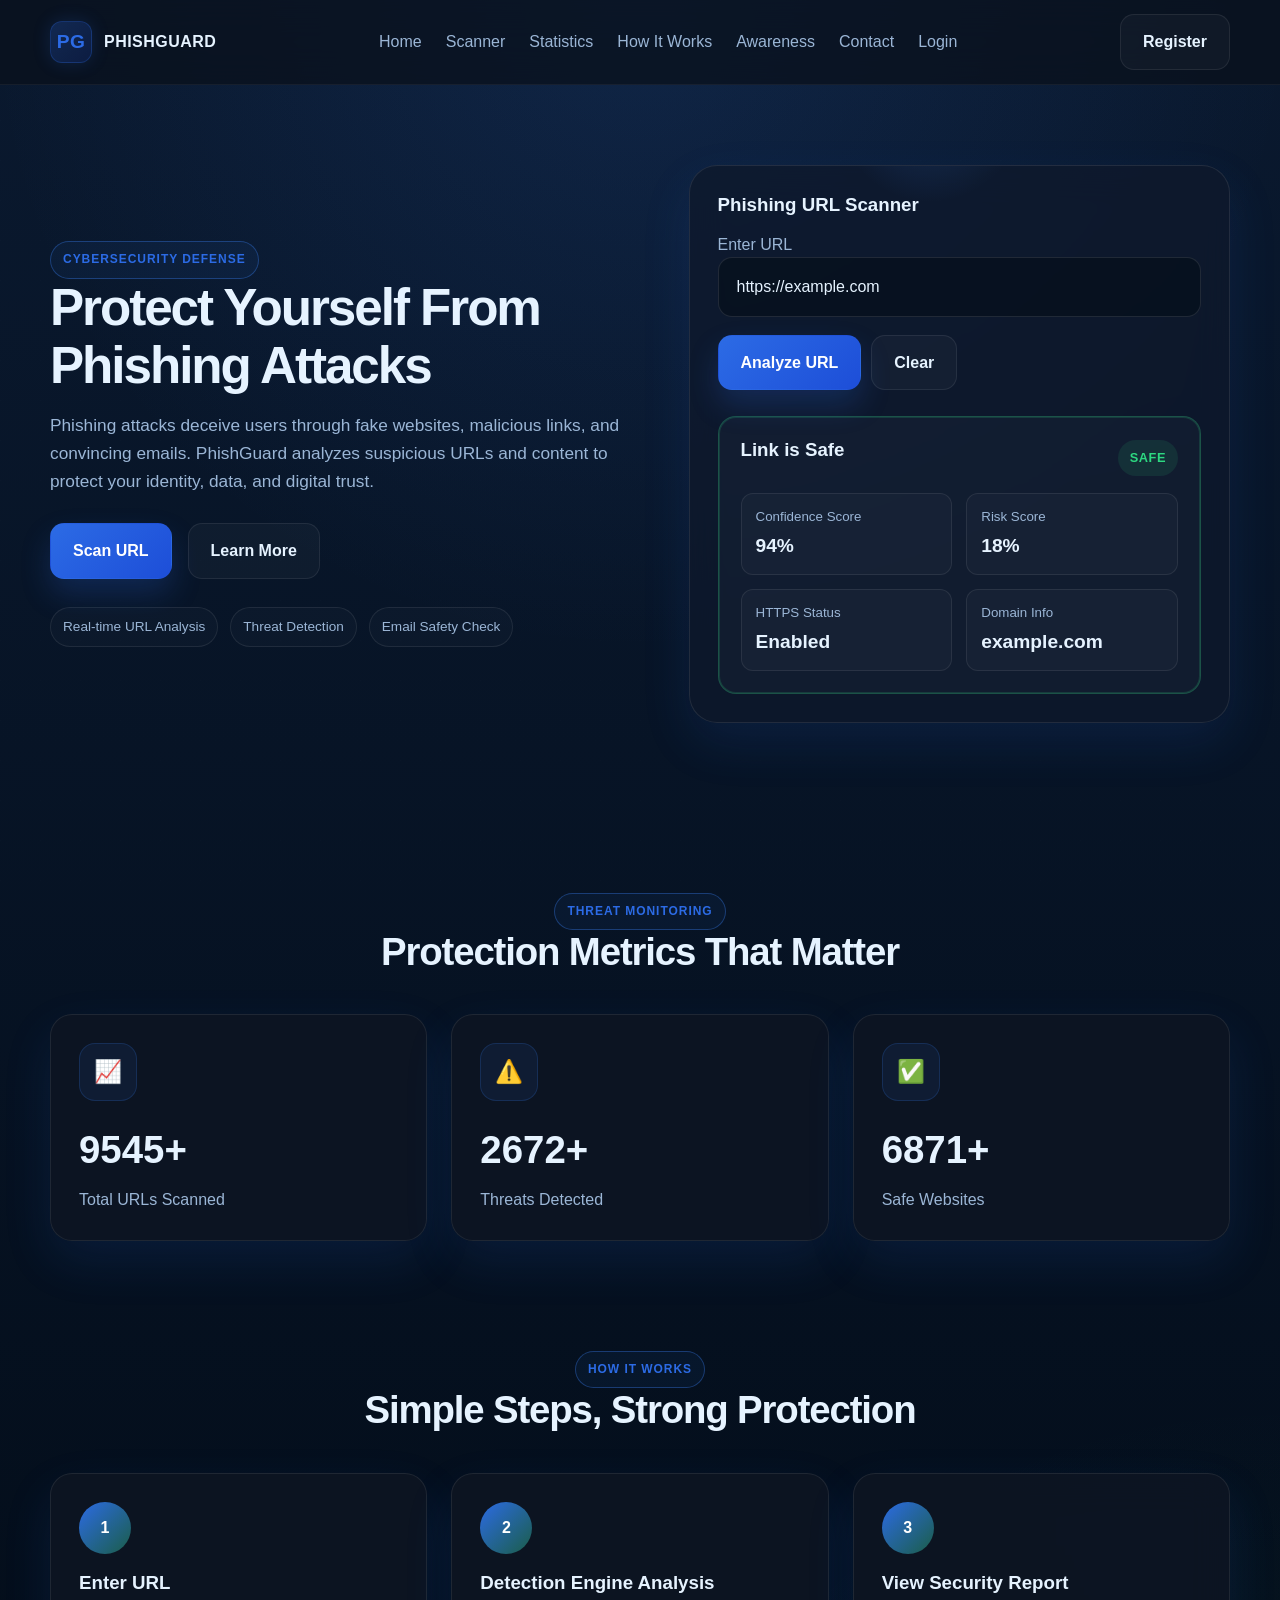
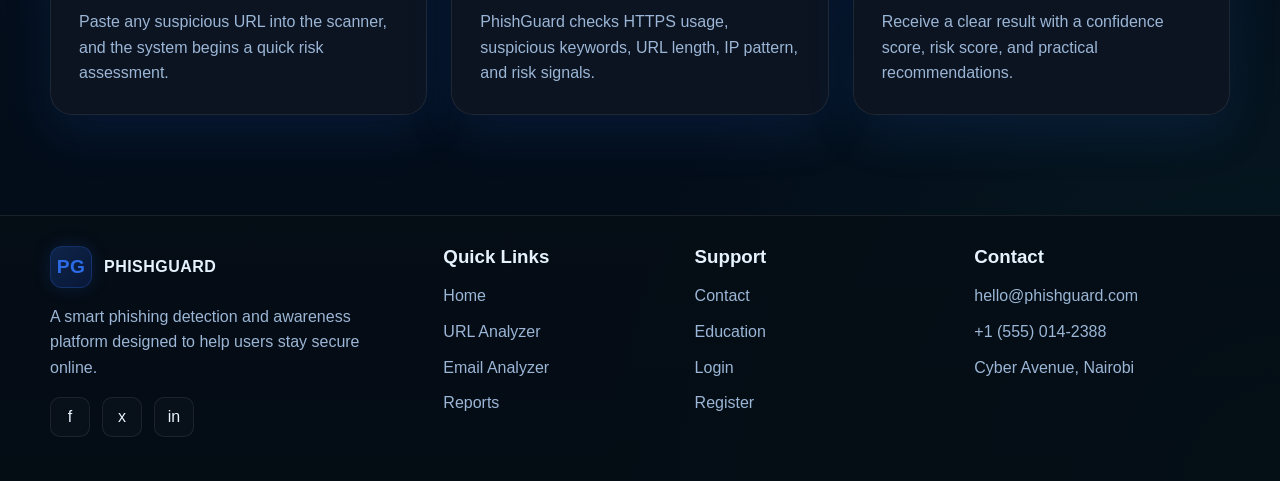
<file: index.html>
<!DOCTYPE html>
<html lang="en">
<head>
  <meta charset="UTF-8" />
  <meta name="viewport" content="width=device-width, initial-scale=1.0" />
  <title>PhishGuard | Protect Yourself From Phishing Attacks</title>
  <meta name="description" content="PhishGuard helps users identify malicious URLs and phishing emails through a modern cybersecurity dashboard." />
  <link rel="stylesheet" href="css/style.css" />
</head>
<body>
  <header class="site-header">
    <div class="container navbar">
      <a href="index.html" class="brand" aria-label="PhishGuard home">
        <span class="brand-mark">PG</span>
        <span>PHISHGUARD</span>
      </a>

      <nav class="nav-links" aria-label="Main navigation">
        <a href="#home">Home</a>
        <a href="#scanner">Scanner</a>
        <a href="#stats">Statistics</a>
        <a href="#how-it-works">How It Works</a>
        <a href="awareness.html">Awareness</a>
        <a href="contact.html">Contact</a>
        <a href="login.html">Login</a>
      </nav>

      <div class="nav-actions">
        <a href="register.html" class="btn btn-ghost">Register</a>
        <button class="mobile-toggle" aria-label="Toggle navigation">☰</button>
      </div>
    </div>
  </header>

  <main>
    <section class="hero" id="home">
      <div class="container hero-grid">
        <div class="hero-copy">
          <span class="eyebrow">Cybersecurity Defense</span>
          <h1>Protect Yourself From Phishing Attacks</h1>
          <p>
            Phishing attacks deceive users through fake websites, malicious links, and convincing emails.
            PhishGuard analyzes suspicious URLs and content to protect your identity, data, and digital trust.
          </p>

          <div class="hero-actions">
            <a href="#scanner" class="btn btn-primary">Scan URL</a>
            <a href="awareness.html" class="btn btn-ghost">Learn More</a>
          </div>

          <div class="hero-badges">
            <span>Real-time URL Analysis</span>
            <span>Threat Detection</span>
            <span>Email Safety Check</span>
          </div>
        </div>

        <div class="scan-panel glass">
          <div class="url-scanner" id="scanner">
            <h3>Phishing URL Scanner</h3>
            <form id="urlScanForm">
              <label for="urlInput" class="muted">Enter URL</label>
              <div class="scan-input-group">
                <input id="urlInput" class="input" type="url" value="https://example.com" placeholder="https://example.com" required />
              </div>
              <div class="scan-input-group">
                <button type="submit" class="btn btn-primary">Analyze URL</button>
                <button type="button" class="btn btn-ghost" data-clear-target="urlInput">Clear</button>
              </div>
            </form>

            <div id="scanResult" class="scan-results visible result-safe" aria-live="polite">
              <div class="result-status">
                <h3>Link is Safe</h3>
                <span class="status-pill status-safe">Safe</span>
              </div>
              <div class="metrics-grid">
                <div class="metric-box">
                  <small>Confidence Score</small>
                  <strong>94%</strong>
                </div>
                <div class="metric-box">
                  <small>Risk Score</small>
                  <strong>18%</strong>
                </div>
                <div class="metric-box">
                  <small>HTTPS Status</small>
                  <strong>Enabled</strong>
                </div>
                <div class="metric-box">
                  <small>Domain Info</small>
                  <strong>example.com</strong>
                </div>
              </div>
            </div>
          </div>
        </div>
      </div>
    </section>

    <section class="section" id="stats">
      <div class="container">
        <div class="section-header">
          <span class="eyebrow">Threat Monitoring</span>
          <h2>Protection Metrics That Matter</h2>
        </div>

        <div class="stats-grid">
          <article class="stat-card glass">
            <div class="stat-icon">📈</div>
            <div class="stat-number"><span data-count="15000" data-suffix="+">0</span></div>
            <p>Total URLs Scanned</p>
          </article>

          <article class="stat-card glass">
            <div class="stat-icon">⚠️</div>
            <div class="stat-number"><span data-count="4200" data-suffix="+">0</span></div>
            <p>Threats Detected</p>
          </article>

          <article class="stat-card glass">
            <div class="stat-icon">✅</div>
            <div class="stat-number"><span data-count="10800" data-suffix="+">0</span></div>
            <p>Safe Websites</p>
          </article>
        </div>
      </div>
    </section>

    <section class="section how-it-works" id="how-it-works">
      <div class="container">
        <div class="section-header">
          <span class="eyebrow">How It Works</span>
          <h2>Simple Steps, Strong Protection</h2>
        </div>

        <div class="cards-grid">
          <article class="info-card step-card glass">
            <div class="step-badge">1</div>
            <h3>Enter URL</h3>
            <p>Paste any suspicious URL into the scanner, and the system begins a quick risk assessment.</p>
          </article>

          <article class="info-card step-card glass">
            <div class="step-badge">2</div>
            <h3>Detection Engine Analysis</h3>
            <p>PhishGuard checks HTTPS usage, suspicious keywords, URL length, IP pattern, and risk signals.</p>
          </article>

          <article class="info-card step-card glass">
            <div class="step-badge">3</div>
            <h3>View Security Report</h3>
            <p>Receive a clear result with a confidence score, risk score, and practical recommendations.</p>
          </article>
        </div>
      </div>
    </section>
  </main>

  <footer class="site-footer">
    <div class="container">
      <div class="footer-grid">
        <div>
          <a href="index.html" class="brand">
            <span class="brand-mark">PG</span>
            <span>PHISHGUARD</span>
          </a>
          <p style="margin-top: 16px; max-width: 320px;">
            A smart phishing detection and awareness platform designed to help users stay secure online.
          </p>
          <div class="socials">
            <a href="#" aria-label="Facebook">f</a>
            <a href="#" aria-label="Twitter">x</a>
            <a href="#" aria-label="LinkedIn">in</a>
          </div>
        </div>

        <div>
          <h3>Quick Links</h3>
          <ul class="footer-links">
            <li><a href="index.html">Home</a></li>
            <li><a href="url_analyzer.html">URL Analyzer</a></li>
            <li><a href="email_analyzer.html">Email Analyzer</a></li>
            <li><a href="reports.html">Reports</a></li>
          </ul>
        </div>

        <div>
          <h3>Support</h3>
          <ul class="footer-links">
            <li><a href="contact.html">Contact</a></li>
            <li><a href="awareness.html">Education</a></li>
            <li><a href="login.html">Login</a></li>
            <li><a href="register.html">Register</a></li>
          </ul>
        </div>

        <div>
          <h3>Contact</h3>
          <ul class="footer-links">
            <li>hello@phishguard.com</li>
            <li>+1 (555) 014-2388</li>
            <li>Cyber Avenue, Nairobi</li>
          </ul>
        </div>
      </div>
    </div>
  </footer>

  <script src="js/script.js"></script>
</body>
</html>
</file>
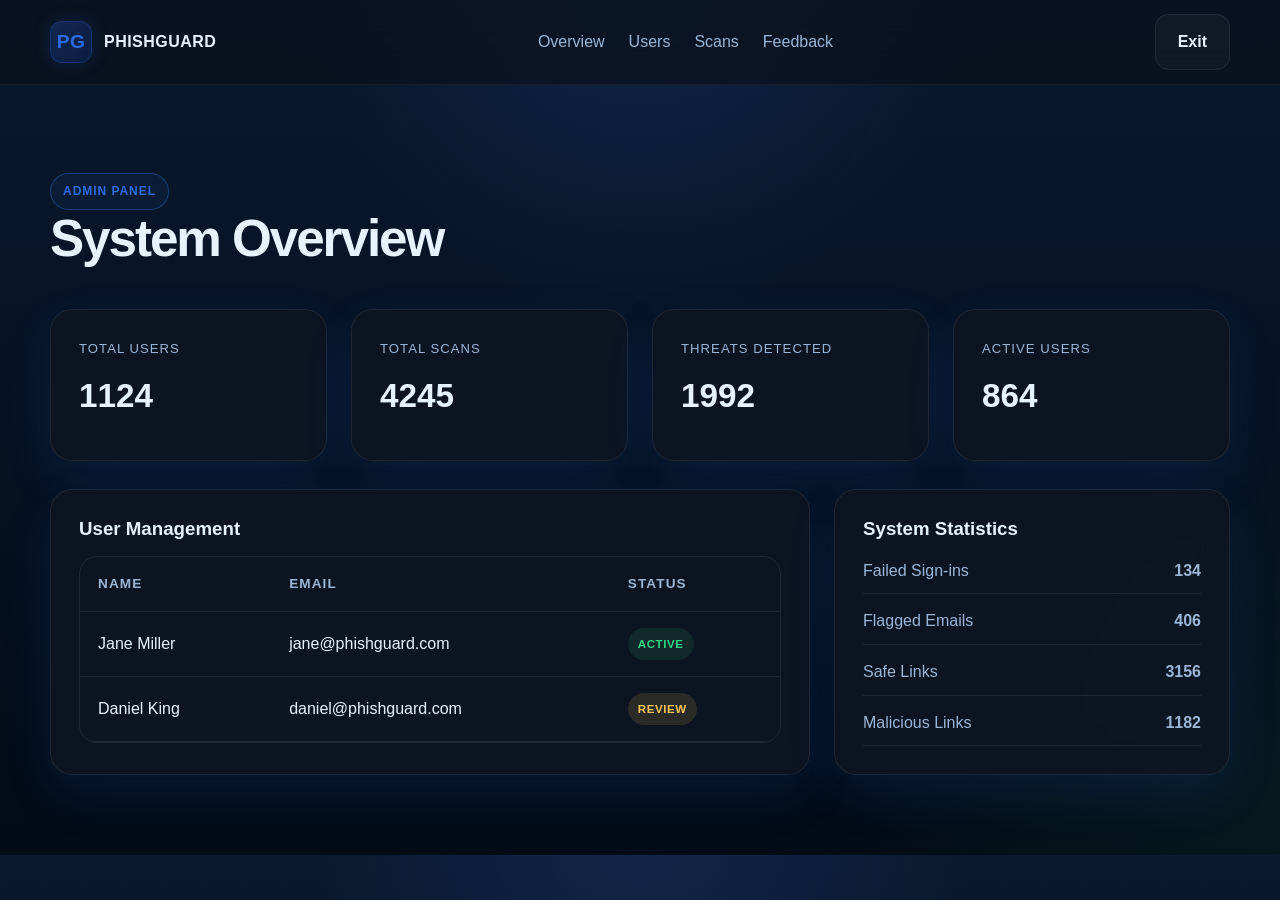
<file: admin.html>
<!DOCTYPE html>
<html lang="en">
<head>
  <meta charset="UTF-8" />
  <meta name="viewport" content="width=device-width, initial-scale=1.0" />
  <title>Admin Panel | PhishGuard</title>
  <link rel="stylesheet" href="css/style.css" />
</head>
<body>
  <header class="site-header">
    <div class="container navbar">
      <a href="index.html" class="brand" aria-label="PhishGuard home">
        <span class="brand-mark">PG</span>
        <span>PHISHGUARD</span>
      </a>

      <nav class="nav-links" aria-label="Main navigation">
        <a href="admin.html">Overview</a>
        <a href="#users">Users</a>
        <a href="#scans">Scans</a>
        <a href="#feedback">Feedback</a>
      </nav>

      <div class="nav-actions">
        <a href="index.html" class="btn btn-ghost">Exit</a>
        <button class="mobile-toggle" aria-label="Toggle navigation">☰</button>
      </div>
    </div>
  </header>

  <main class="dashboard-shell">
    <div class="container">
      <div class="page-header">
        <span class="eyebrow">Admin Panel</span>
        <h1>System Overview</h1>
      </div>

      <div class="admin-grid">
        <article class="admin-card glass">
          <div class="card-label">Total Users</div>
          <div class="card-value"><span data-count="1208" data-suffix="">0</span></div>
        </article>
        <article class="admin-card glass">
          <div class="card-label">Total Scans</div>
          <div class="card-value"><span data-count="4560" data-suffix="">0</span></div>
        </article>
        <article class="admin-card glass">
          <div class="card-label">Threats Detected</div>
          <div class="card-value"><span data-count="2140" data-suffix="">0</span></div>
        </article>
        <article class="admin-card glass">
          <div class="card-label">Active Users</div>
          <div class="card-value"><span data-count="928" data-suffix="">0</span></div>
        </article>
      </div>

      <div class="two-col">
        <article class="dashboard-card glass" id="users">
          <h3>User Management</h3>
          <div class="table-wrap">
            <table class="table">
              <thead>
                <tr>
                  <th>Name</th>
                  <th>Email</th>
                  <th>Status</th>
                </tr>
              </thead>
              <tbody>
                <tr>
                  <td>Jane Miller</td>
                  <td>jane@phishguard.com</td>
                  <td><span class="badge badge-safe">Active</span></td>
                </tr>
                <tr>
                  <td>Daniel King</td>
                  <td>daniel@phishguard.com</td>
                  <td><span class="badge badge-warning">Review</span></td>
                </tr>
              </tbody>
            </table>
          </div>
        </article>

        <article class="dashboard-card glass" id="scans">
          <h3>System Statistics</h3>
          <div class="report-list">
            <div class="list-row"><span>Failed Sign-ins</span><strong>134</strong></div>
            <div class="list-row"><span>Flagged Emails</span><strong>406</strong></div>
            <div class="list-row"><span>Safe Links</span><strong>3156</strong></div>
            <div class="list-row"><span>Malicious Links</span><strong>1182</strong></div>
          </div>
        </article>
      </div>
    </div>
  </main>

  <script src="js/script.js"></script>
</body>
</html>
</file>
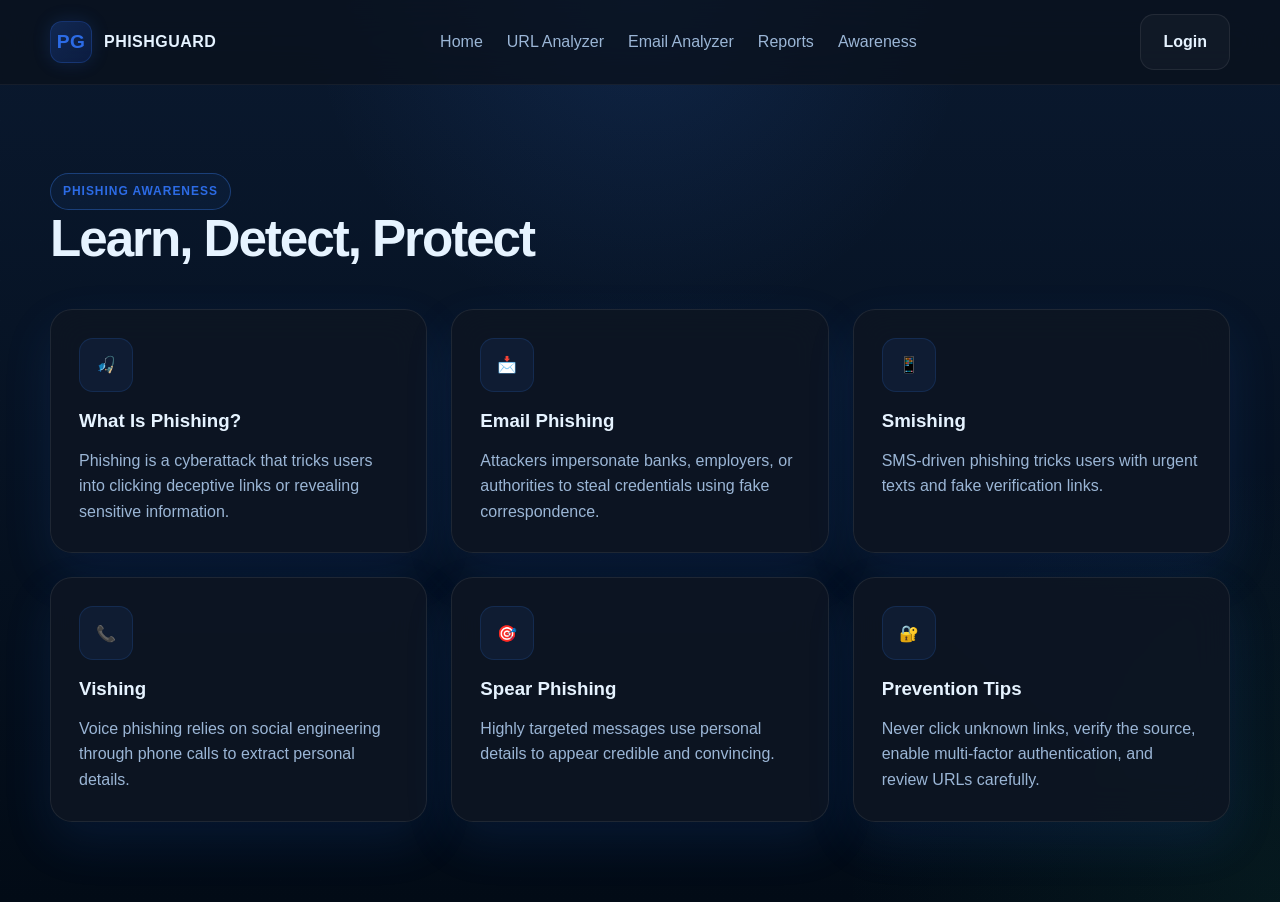
<file: awareness.html>
<!DOCTYPE html>
<html lang="en">
<head>
  <meta charset="UTF-8" />
  <meta name="viewport" content="width=device-width, initial-scale=1.0" />
  <title>Awareness | PhishGuard</title>
  <link rel="stylesheet" href="css/style.css" />
</head>
<body>
  <header class="site-header">
    <div class="container navbar">
      <a href="index.html" class="brand" aria-label="PhishGuard home">
        <span class="brand-mark">PG</span>
        <span>PHISHGUARD</span>
      </a>

      <nav class="nav-links" aria-label="Main navigation">
        <a href="index.html">Home</a>
        <a href="url_analyzer.html">URL Analyzer</a>
        <a href="email_analyzer.html">Email Analyzer</a>
        <a href="reports.html">Reports</a>
        <a href="awareness.html">Awareness</a>
      </nav>

      <div class="nav-actions">
        <a href="login.html" class="btn btn-ghost">Login</a>
        <button class="mobile-toggle" aria-label="Toggle navigation">☰</button>
      </div>
    </div>
  </header>

  <main class="page-shell">
    <div class="container">
      <div class="page-header">
        <span class="eyebrow">Phishing Awareness</span>
        <h1>Learn, Detect, Protect</h1>
      </div>

      <div class="awareness-grid">
        <article class="feature-card glass">
          <div class="icon-box">🎣</div>
          <h3>What Is Phishing?</h3>
          <p>Phishing is a cyberattack that tricks users into clicking deceptive links or revealing sensitive information.</p>
        </article>

        <article class="feature-card glass">
          <div class="icon-box">📩</div>
          <h3>Email Phishing</h3>
          <p>Attackers impersonate banks, employers, or authorities to steal credentials using fake correspondence.</p>
        </article>

        <article class="feature-card glass">
          <div class="icon-box">📱</div>
          <h3>Smishing</h3>
          <p>SMS-driven phishing tricks users with urgent texts and fake verification links.</p>
        </article>

        <article class="feature-card glass">
          <div class="icon-box">📞</div>
          <h3>Vishing</h3>
          <p>Voice phishing relies on social engineering through phone calls to extract personal details.</p>
        </article>

        <article class="feature-card glass">
          <div class="icon-box">🎯</div>
          <h3>Spear Phishing</h3>
          <p>Highly targeted messages use personal details to appear credible and convincing.</p>
        </article>

        <article class="feature-card glass">
          <div class="icon-box">🔐</div>
          <h3>Prevention Tips</h3>
          <p>Never click unknown links, verify the source, enable multi-factor authentication, and review URLs carefully.</p>
        </article>
      </div>
    </div>
  </main>

  <script src="js/script.js"></script>
</body>
</html>
</file>
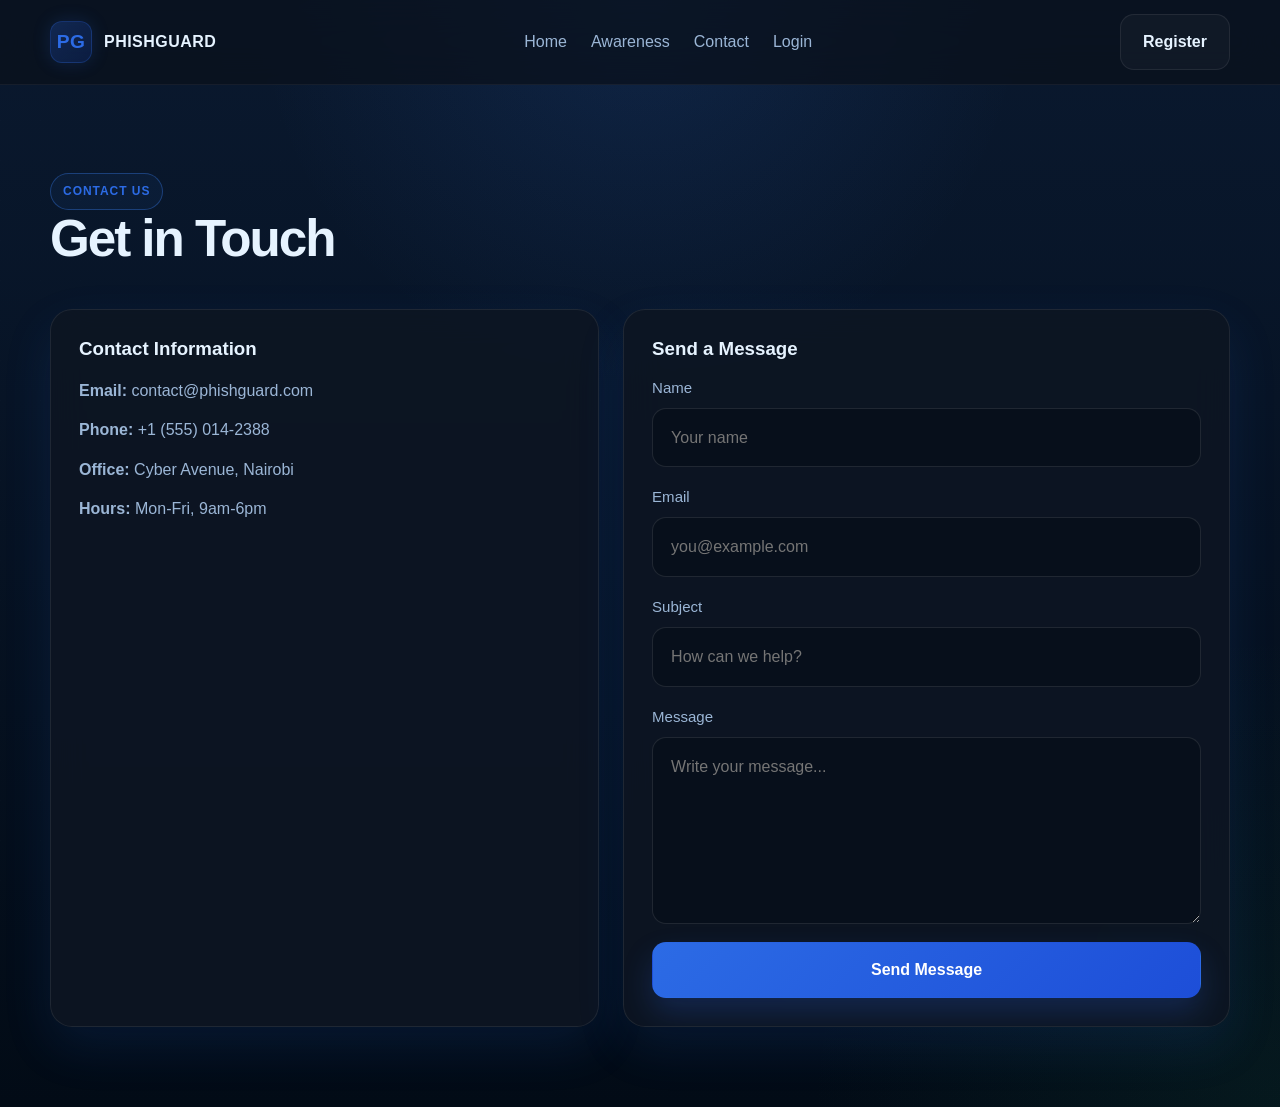
<file: contact.html>
<!DOCTYPE html>
<html lang="en">
<head>
  <meta charset="UTF-8" />
  <meta name="viewport" content="width=device-width, initial-scale=1.0" />
  <title>Contact | PhishGuard</title>
  <link rel="stylesheet" href="css/style.css" />
</head>
<body>
  <header class="site-header">
    <div class="container navbar">
      <a href="index.html" class="brand" aria-label="PhishGuard home">
        <span class="brand-mark">PG</span>
        <span>PHISHGUARD</span>
      </a>

      <nav class="nav-links" aria-label="Main navigation">
        <a href="index.html">Home</a>
        <a href="awareness.html">Awareness</a>
        <a href="contact.html">Contact</a>
        <a href="login.html">Login</a>
      </nav>

      <div class="nav-actions">
        <a href="register.html" class="btn btn-ghost">Register</a>
        <button class="mobile-toggle" aria-label="Toggle navigation">☰</button>
      </div>
    </div>
  </header>

  <main class="page-shell">
    <div class="container">
      <div class="page-header">
        <span class="eyebrow">Contact Us</span>
        <h1>Get in Touch</h1>
      </div>

      <div class="contact-grid">
        <article class="contact-card glass">
          <h3>Contact Information</h3>
          <ul>
            <li><strong>Email:</strong> contact@phishguard.com</li>
            <li><strong>Phone:</strong> +1 (555) 014-2388</li>
            <li><strong>Office:</strong> Cyber Avenue, Nairobi</li>
            <li><strong>Hours:</strong> Mon-Fri, 9am-6pm</li>
          </ul>
        </article>

        <article class="contact-card glass">
          <h3>Send a Message</h3>
          <form class="contact-form" id="contactForm">
            <div class="form-group">
              <label for="name">Name</label>
              <input id="name" class="input" type="text" placeholder="Your name" required />
            </div>
            <div class="form-group">
              <label for="email">Email</label>
              <input id="email" class="input" type="email" placeholder="you@example.com" required />
            </div>
            <div class="form-group">
              <label for="subject">Subject</label>
              <input id="subject" class="input" type="text" placeholder="How can we help?" required />
            </div>
            <div class="form-group">
              <label for="message">Message</label>
              <textarea id="message" class="textarea" rows="6" placeholder="Write your message..." required></textarea>
            </div>
            <button type="submit" class="btn btn-primary">Send Message</button>
          </form>
          <div id="contactNotice" class="notice"></div>
        </article>
      </div>
    </div>
  </main>

  <script src="js/script.js"></script>
</body>
</html>
</file>
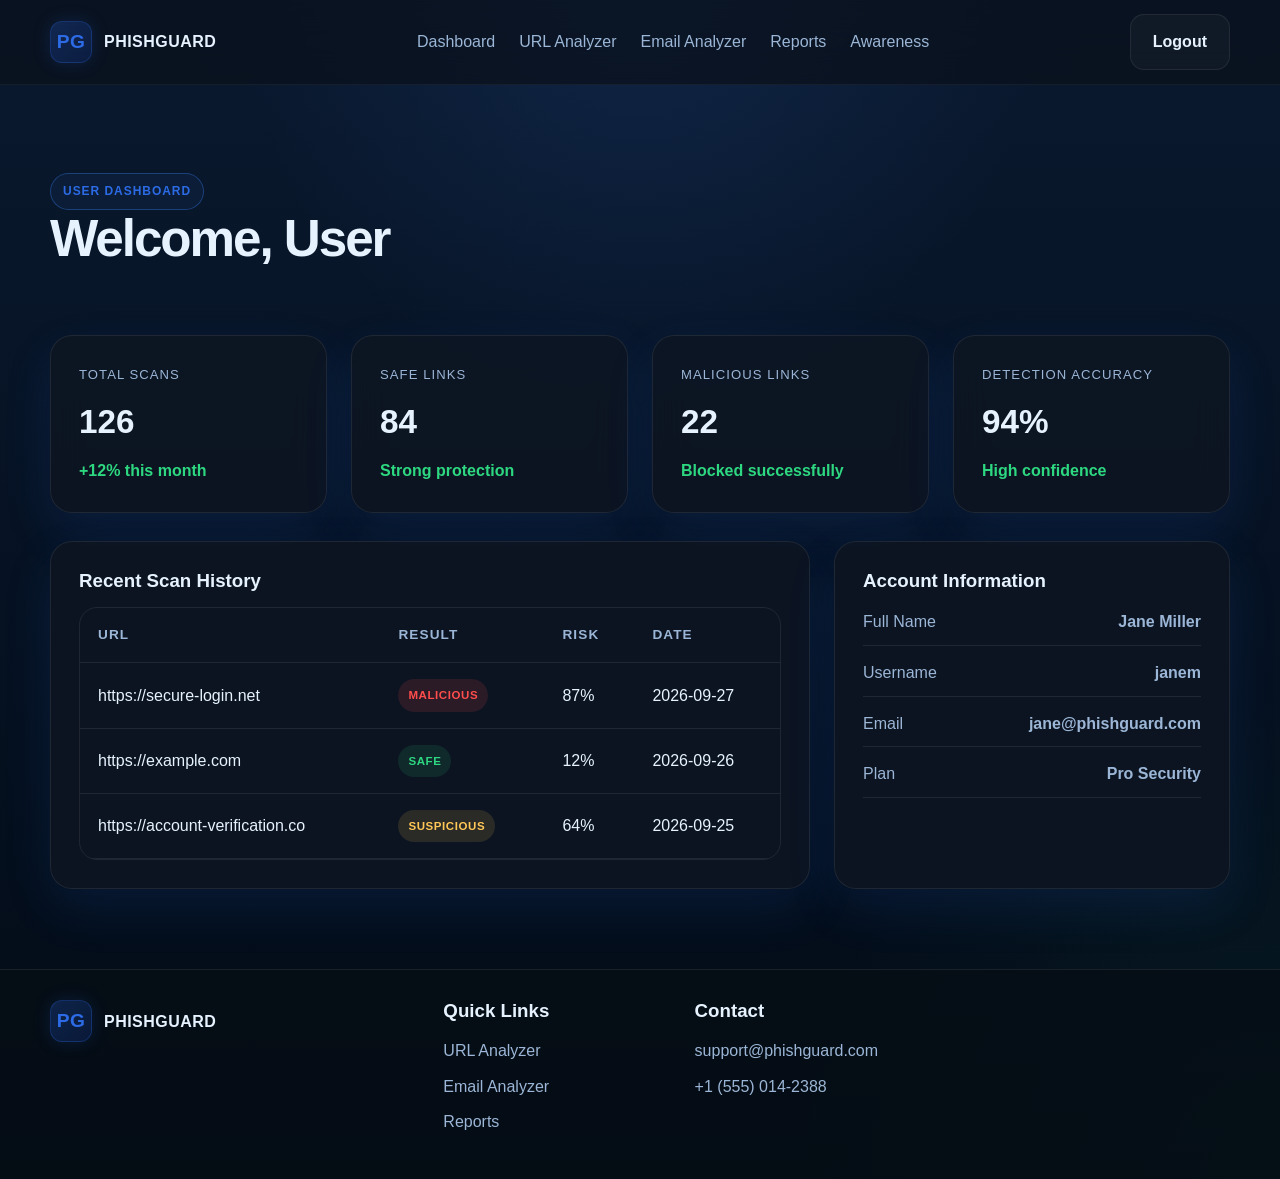
<file: dashboard.html>
<!DOCTYPE html>
<html lang="en">
<head>
  <meta charset="UTF-8" />
  <meta name="viewport" content="width=device-width, initial-scale=1.0" />
  <title>Dashboard | PhishGuard</title>
  <link rel="stylesheet" href="css/style.css" />
</head>
<body>
  <header class="site-header">
    <div class="container navbar">
      <a href="index.html" class="brand" aria-label="PhishGuard home">
        <span class="brand-mark">PG</span>
        <span>PHISHGUARD</span>
      </a>

      <nav class="nav-links" aria-label="Main navigation">
        <a href="dashboard.html">Dashboard</a>
        <a href="url_analyzer.html">URL Analyzer</a>
        <a href="email_analyzer.html">Email Analyzer</a>
        <a href="reports.html">Reports</a>
        <a href="awareness.html">Awareness</a>
      </nav>

      <div class="nav-actions">
        <a href="php/logout.php" class="btn btn-ghost">Logout</a>
        <button class="mobile-toggle" aria-label="Toggle navigation">☰</button>
      </div>
    </div>
  </header>

  <main class="dashboard-shell">
    <div class="container">
      <div class="page-header">
        <div class="page-intro">
          <div>
            <span class="eyebrow">User Dashboard</span>
            <h1>Welcome, User</h1>
          </div>
        </div>
      </div>

      <div class="dash-grid">
        <article class="dashboard-card glass">
          <div class="card-label">Total Scans</div>
          <div class="card-value"><span data-count="128" data-suffix="">0</span></div>
          <div class="card-trend">+12% this month</div>
        </article>

        <article class="dashboard-card glass">
          <div class="card-label">Safe Links</div>
          <div class="card-value"><span data-count="86" data-suffix="">0</span></div>
          <div class="card-trend">Strong protection</div>
        </article>

        <article class="dashboard-card glass">
          <div class="card-label">Malicious Links</div>
          <div class="card-value"><span data-count="23" data-suffix="">0</span></div>
          <div class="card-trend">Blocked successfully</div>
        </article>

        <article class="dashboard-card glass">
          <div class="card-label">Detection Accuracy</div>
          <div class="card-value"><span data-count="96" data-suffix="%">0</span></div>
          <div class="card-trend">High confidence</div>
        </article>
      </div>

      <div class="two-col">
        <article class="dashboard-card glass">
          <h3>Recent Scan History</h3>
          <div class="table-wrap">
            <table class="table">
              <thead>
                <tr>
                  <th>URL</th>
                  <th>Result</th>
                  <th>Risk</th>
                  <th>Date</th>
                </tr>
              </thead>
              <tbody>
                <tr>
                  <td>https://secure-login.net</td>
                  <td><span class="badge badge-risk">Malicious</span></td>
                  <td>87%</td>
                  <td>2026-09-27</td>
                </tr>
                <tr>
                  <td>https://example.com</td>
                  <td><span class="badge badge-safe">Safe</span></td>
                  <td>12%</td>
                  <td>2026-09-26</td>
                </tr>
                <tr>
                  <td>https://account-verification.co</td>
                  <td><span class="badge badge-warning">Suspicious</span></td>
                  <td>64%</td>
                  <td>2026-09-25</td>
                </tr>
              </tbody>
            </table>
          </div>
        </article>

        <article class="dashboard-card glass">
          <h3>Account Information</h3>
          <div class="report-list">
            <div class="list-row"><span>Full Name</span><strong>Jane Miller</strong></div>
            <div class="list-row"><span>Username</span><strong>janem</strong></div>
            <div class="list-row"><span>Email</span><strong>jane@phishguard.com</strong></div>
            <div class="list-row"><span>Plan</span><strong>Pro Security</strong></div>
          </div>
        </article>
      </div>
    </div>
  </main>

  <footer class="site-footer">
    <div class="container">
      <div class="footer-grid">
        <div>
          <a href="index.html" class="brand"><span class="brand-mark">PG</span><span>PHISHGUARD</span></a>
        </div>
        <div>
          <h3>Quick Links</h3>
          <ul class="footer-links">
            <li><a href="url_analyzer.html">URL Analyzer</a></li>
            <li><a href="email_analyzer.html">Email Analyzer</a></li>
            <li><a href="reports.html">Reports</a></li>
          </ul>
        </div>
        <div>
          <h3>Contact</h3>
          <ul class="footer-links">
            <li>support@phishguard.com</li>
            <li>+1 (555) 014-2388</li>
          </ul>
        </div>
      </div>
    </div>
  </footer>

  <script src="js/script.js"></script>
</body>
</html>
</file>
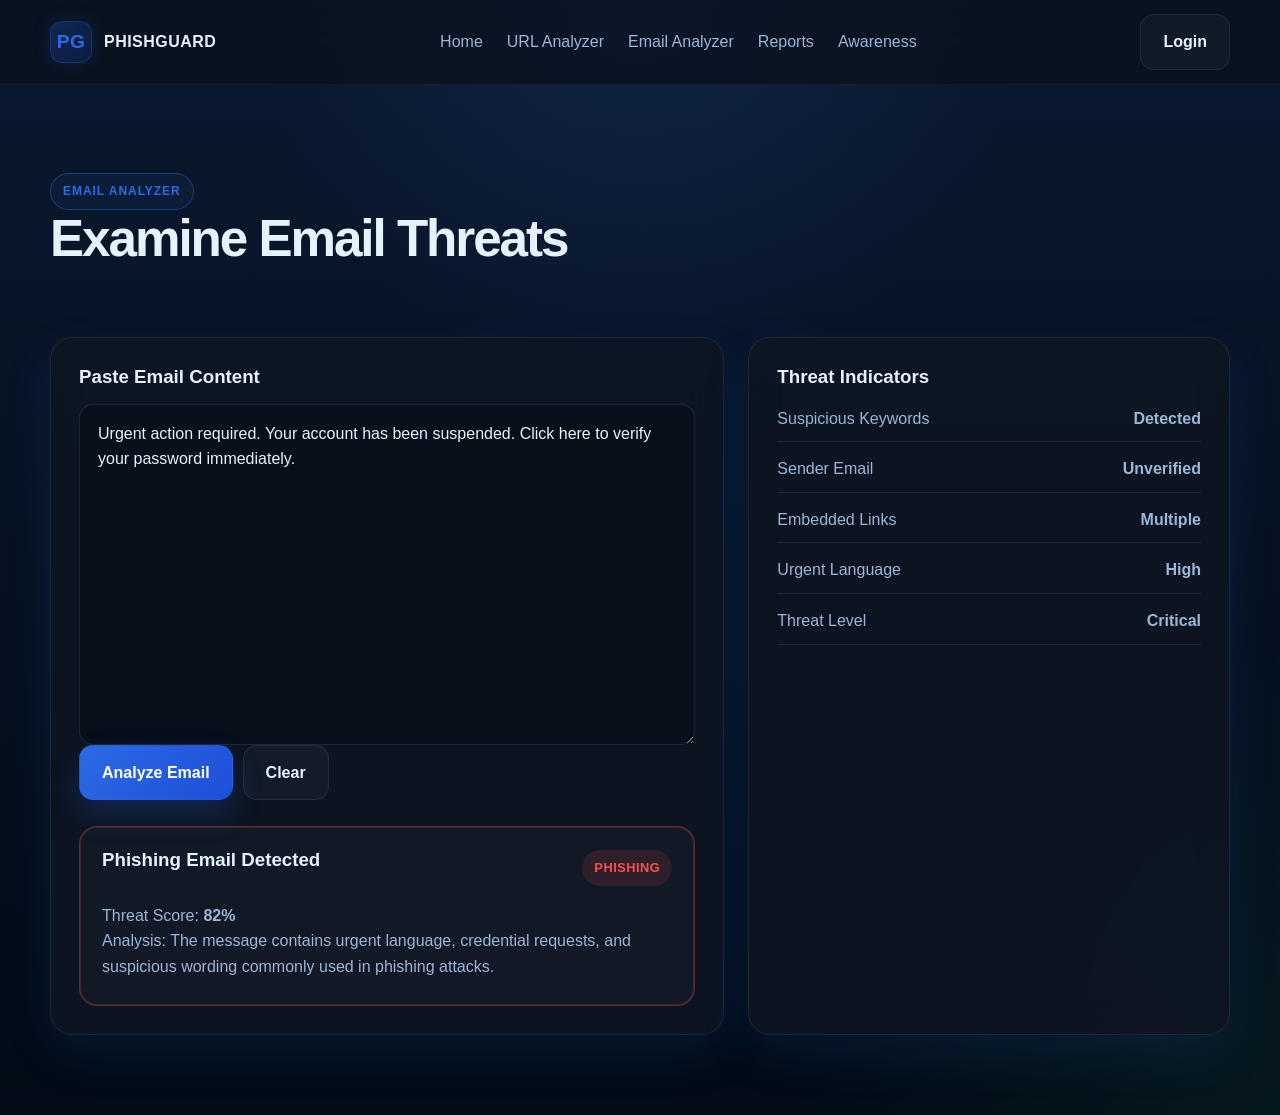
<file: email_analyzer.html>
<!DOCTYPE html>
<html lang="en">
<head>
  <meta charset="UTF-8" />
  <meta name="viewport" content="width=device-width, initial-scale=1.0" />
  <title>Email Analyzer | PhishGuard</title>
  <link rel="stylesheet" href="css/style.css" />
</head>
<body>
  <header class="site-header">
    <div class="container navbar">
      <a href="index.html" class="brand" aria-label="PhishGuard home">
        <span class="brand-mark">PG</span>
        <span>PHISHGUARD</span>
      </a>

      <nav class="nav-links" aria-label="Main navigation">
        <a href="index.html">Home</a>
        <a href="url_analyzer.html">URL Analyzer</a>
        <a href="email_analyzer.html">Email Analyzer</a>
        <a href="reports.html">Reports</a>
        <a href="awareness.html">Awareness</a>
      </nav>

      <div class="nav-actions">
        <a href="login.html" class="btn btn-ghost">Login</a>
        <button class="mobile-toggle" aria-label="Toggle navigation">☰</button>
      </div>
    </div>
  </header>

  <main class="page-shell">
    <div class="container">
      <div class="page-header">
        <span class="eyebrow">Email Analyzer</span>
        <h1>Examine Email Threats</h1>
      </div>

      <div class="two-col">
        <article class="dashboard-card glass">
          <h3>Paste Email Content</h3>
          <form id="emailForm">
            <div class="form-group">
              <textarea id="emailContent" class="textarea" rows="12" placeholder="Paste email content here...">Urgent action required. Your account has been suspended. Click here to verify your password immediately.</textarea>
            </div>
            <div class="scan-input-group">
              <button type="submit" class="btn btn-primary">Analyze Email</button>
              <button type="button" class="btn btn-ghost" data-clear-target="emailContent">Clear</button>
            </div>
          </form>

          <div id="emailResult" class="scan-results visible result-malicious" aria-live="polite">
            <div class="result-status">
              <h3>Phishing Email Detected</h3>
              <span class="status-pill status-malicious">Phishing</span>
            </div>
            <p>Threat Score: <strong>82%</strong></p>
            <p>Analysis: The message contains urgent language, credential requests, and suspicious wording commonly used in phishing attacks.</p>
          </div>
        </article>

        <article class="dashboard-card glass">
          <h3>Threat Indicators</h3>
          <div class="report-list">
            <div class="list-row"><span>Suspicious Keywords</span><strong>Detected</strong></div>
            <div class="list-row"><span>Sender Email</span><strong>Unverified</strong></div>
            <div class="list-row"><span>Embedded Links</span><strong>Multiple</strong></div>
            <div class="list-row"><span>Urgent Language</span><strong>High</strong></div>
            <div class="list-row"><span>Threat Level</span><strong>Critical</strong></div>
          </div>
        </article>
      </div>
    </div>
  </main>

  <script src="js/script.js"></script>
</body>
</html>
</file>
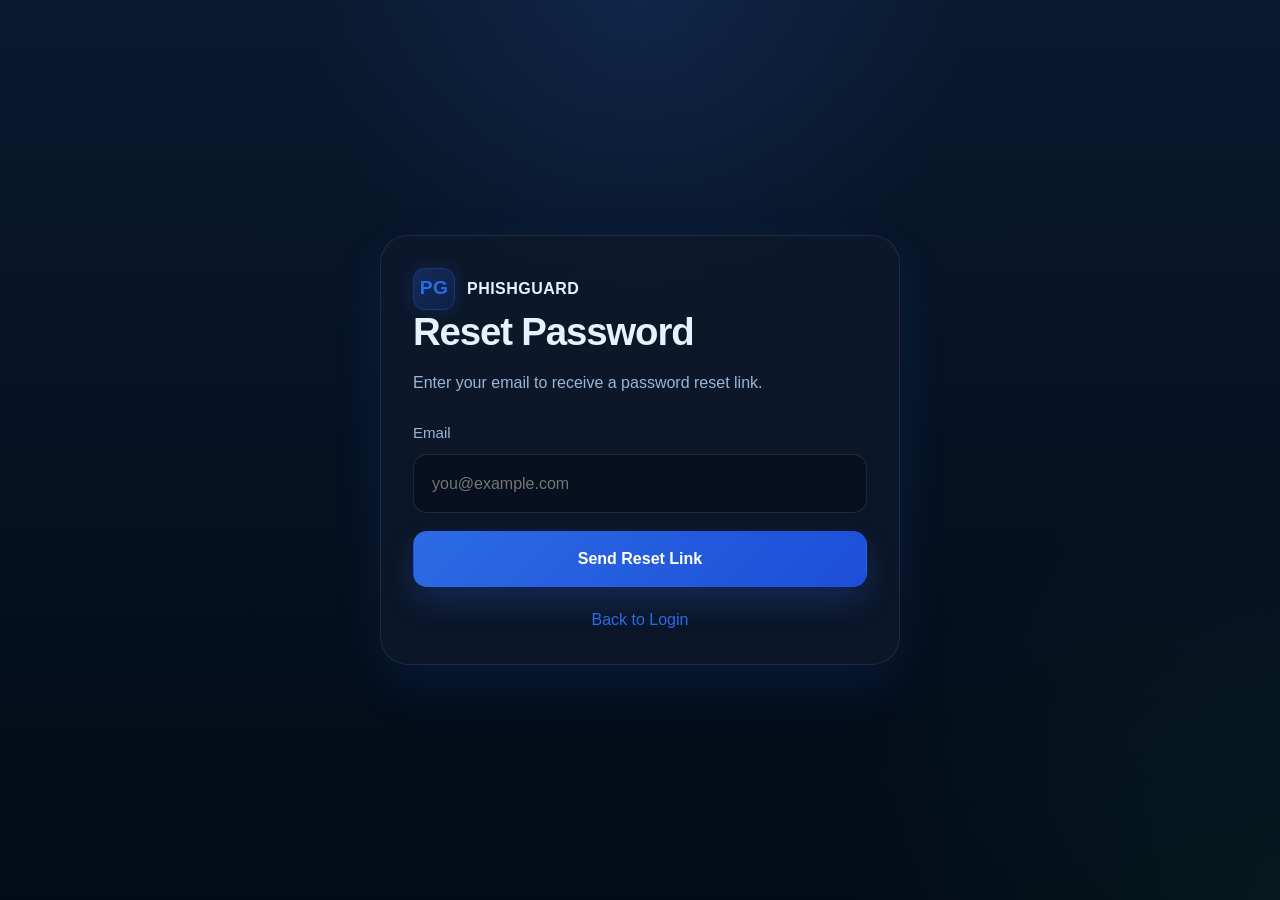
<file: forgot_password.html>
<!DOCTYPE html>
<html lang="en">
<head>
  <meta charset="UTF-8" />
  <meta name="viewport" content="width=device-width, initial-scale=1.0" />
  <title>Forgot Password | PhishGuard</title>
  <link rel="stylesheet" href="css/style.css" />
</head>
<body>
  <div class="auth-shell">
    <div class="auth-box glass">
      <div class="auth-header">
        <a href="index.html" class="brand" aria-label="PhishGuard home">
          <span class="brand-mark">PG</span>
          <span>PHISHGUARD</span>
        </a>
        <h2>Reset Password</h2>
        <p>Enter your email to receive a password reset link.</p>
      </div>

      <form class="auth-form">
        <div class="form-group">
          <label for="resetEmail">Email</label>
          <input id="resetEmail" class="input" type="email" placeholder="you@example.com" required />
        </div>

        <button class="btn btn-primary" type="submit">Send Reset Link</button>
      </form>

      <p style="margin-top: 20px; text-align: center; color: var(--muted);">
        <a href="login.html" style="color: var(--cyan);">Back to Login</a>
      </p>
    </div>
  </div>

  <script src="js/script.js"></script>
</body>
</html>
</file>
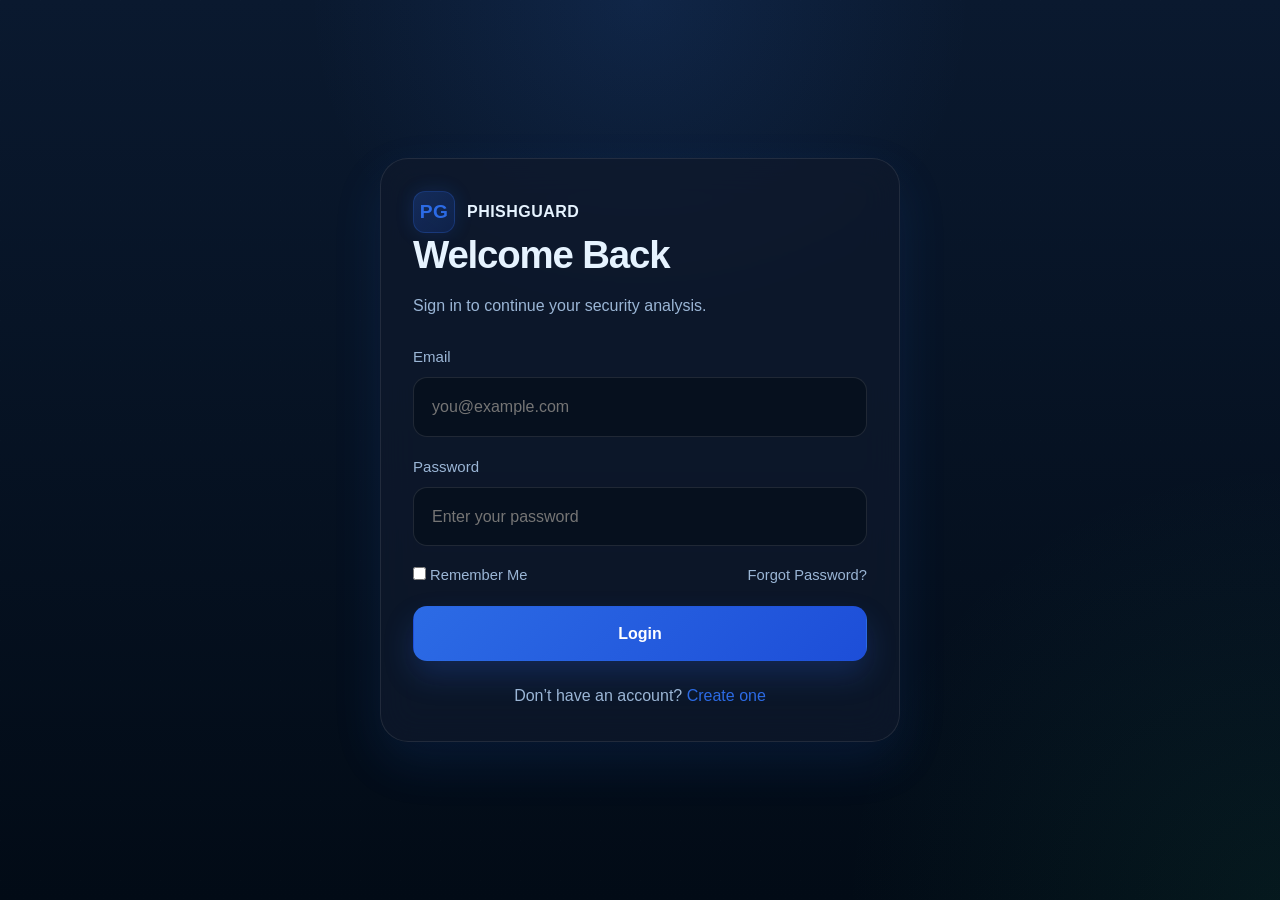
<file: login.html>
<!DOCTYPE html>
<html lang="en">
<head>
  <meta charset="UTF-8" />
  <meta name="viewport" content="width=device-width, initial-scale=1.0" />
  <title>Login | PhishGuard</title>
  <link rel="stylesheet" href="css/style.css" />
</head>
<body>
  <div class="auth-shell">
    <div class="auth-box glass">
      <div class="auth-header">
        <a href="index.html" class="brand" aria-label="PhishGuard home">
          <span class="brand-mark">PG</span>
          <span>PHISHGUARD</span>
        </a>
        <h2>Welcome Back</h2>
        <p>Sign in to continue your security analysis.</p>
      </div>

      <form class="auth-form" method="POST" action="php/login.php">
        <div class="form-group">
          <label for="email">Email</label>
          <input id="email" class="input" type="email" name="email" placeholder="you@example.com" required />
        </div>

        <div class="form-group">
          <label for="password">Password</label>
          <input id="password" class="input" type="password" name="password" placeholder="Enter your password" required />
        </div>

        <div class="inline-links">
          <label><input type="checkbox" name="remember" /> Remember Me</label>
          <a href="forgot_password.html">Forgot Password?</a>
        </div>

        <button class="btn btn-primary" type="submit">Login</button>
      </form>

      <div class="notice success show" id="loginNotice" style="display:none"></div>

      <p style="margin-top: 22px; text-align: center; color: var(--muted);">
        Don’t have an account? <a href="register.html" style="color: var(--cyan);">Create one</a>
      </p>
    </div>
  </div>

  <script src="js/script.js"></script>
</body>
</html>
</file>
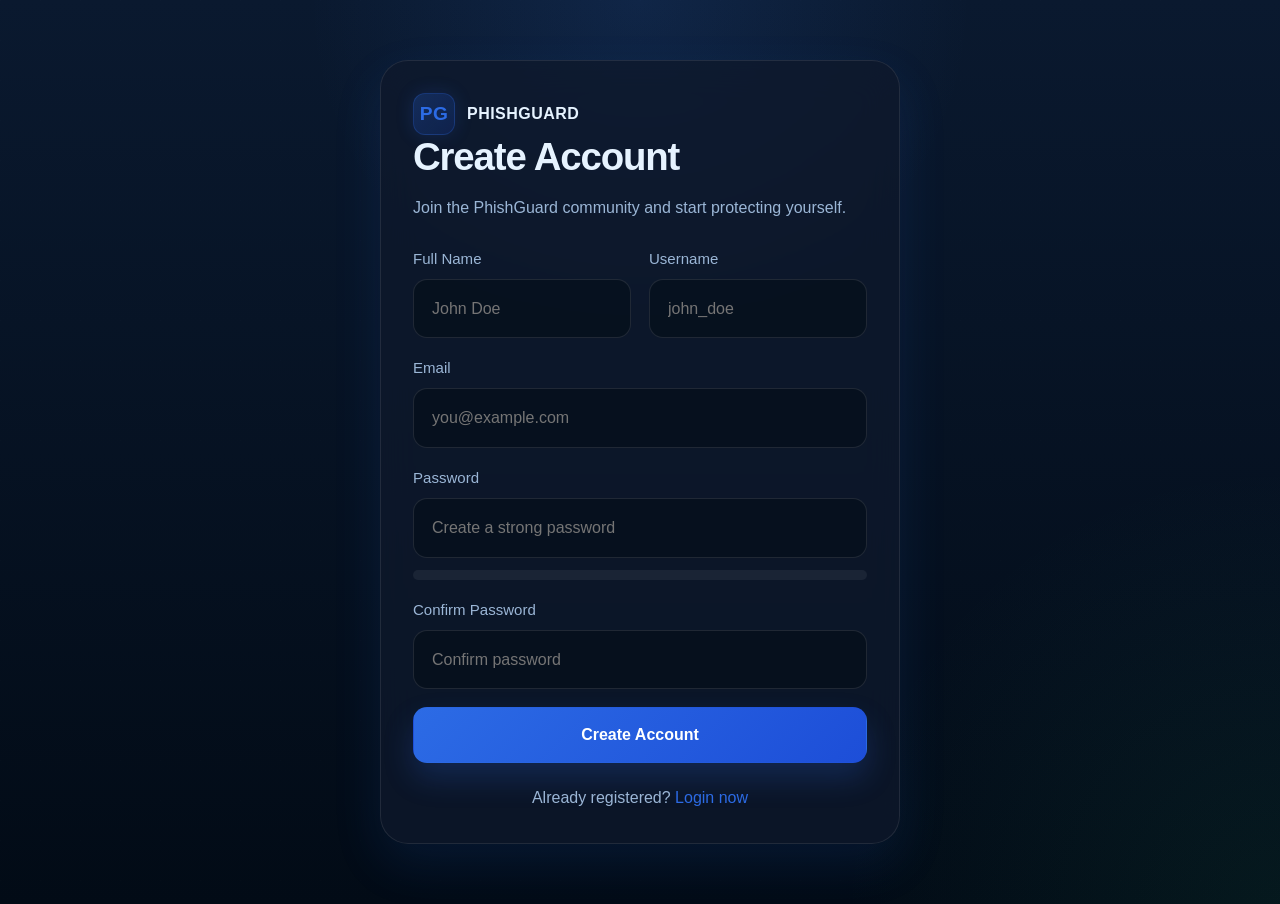
<file: register.html>
<!DOCTYPE html>
<html lang="en">
<head>
  <meta charset="UTF-8" />
  <meta name="viewport" content="width=device-width, initial-scale=1.0" />
  <title>Register | PhishGuard</title>
  <link rel="stylesheet" href="css/style.css" />
</head>
<body>
  <div class="auth-shell">
    <div class="auth-box glass">
      <div class="auth-header">
        <a href="index.html" class="brand" aria-label="PhishGuard home">
          <span class="brand-mark">PG</span>
          <span>PHISHGUARD</span>
        </a>
        <h2>Create Account</h2>
        <p>Join the PhishGuard community and start protecting yourself.</p>
      </div>

      <form class="auth-form" id="registerForm" method="POST" action="php/register.php">
        <div class="form-row">
          <div class="form-group">
            <label for="fullname">Full Name</label>
            <input id="fullname" class="input" type="text" name="fullname" placeholder="John Doe" required />
          </div>
          <div class="form-group">
            <label for="username">Username</label>
            <input id="username" class="input" type="text" name="username" placeholder="john_doe" required />
          </div>
        </div>

        <div class="form-group">
          <label for="email">Email</label>
          <input id="email" class="input" type="email" name="email" placeholder="you@example.com" required />
        </div>

        <div class="form-group">
          <label for="password">Password</label>
          <input id="password" class="input" type="password" name="password" placeholder="Create a strong password" required />
          <div class="password-meter">
            <span class="password-meter-bar"></span>
          </div>
        </div>

        <div class="form-group">
          <label for="confirmPassword">Confirm Password</label>
          <input id="confirmPassword" class="input" type="password" name="confirmPassword" placeholder="Confirm password" required />
        </div>

        <button class="btn btn-primary" type="submit">Create Account</button>
      </form>

      <div id="registerNotice" class="notice"></div>

      <p style="margin-top: 22px; text-align: center; color: var(--muted);">
        Already registered? <a href="login.html" style="color: var(--cyan);">Login now</a>
      </p>
    </div>
  </div>

  <script src="js/script.js"></script>
</body>
</html>
</file>
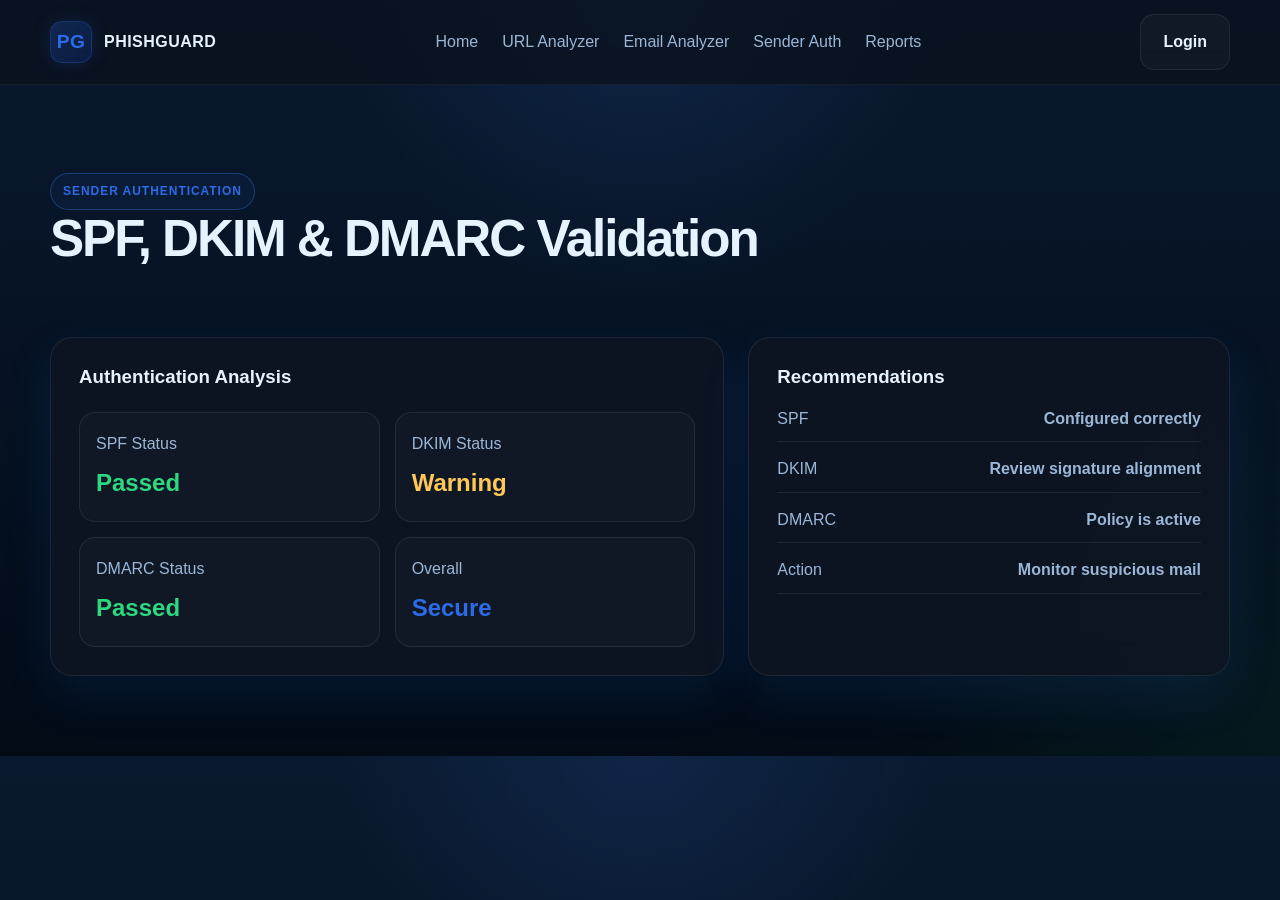
<file: sender_auth.html>
<!DOCTYPE html>
<html lang="en">
<head>
  <meta charset="UTF-8" />
  <meta name="viewport" content="width=device-width, initial-scale=1.0" />
  <title>Sender Authentication | PhishGuard</title>
  <link rel="stylesheet" href="css/style.css" />
</head>
<body>
  <header class="site-header">
    <div class="container navbar">
      <a href="index.html" class="brand" aria-label="PhishGuard home">
        <span class="brand-mark">PG</span>
        <span>PHISHGUARD</span>
      </a>

      <nav class="nav-links" aria-label="Main navigation">
        <a href="index.html">Home</a>
        <a href="url_analyzer.html">URL Analyzer</a>
        <a href="email_analyzer.html">Email Analyzer</a>
        <a href="sender_auth.html">Sender Auth</a>
        <a href="reports.html">Reports</a>
      </nav>

      <div class="nav-actions">
        <a href="login.html" class="btn btn-ghost">Login</a>
        <button class="mobile-toggle" aria-label="Toggle navigation">☰</button>
      </div>
    </div>
  </header>

  <main class="page-shell">
    <div class="container">
      <div class="page-header">
        <span class="eyebrow">Sender Authentication</span>
        <h1>SPF, DKIM & DMARC Validation</h1>
      </div>

      <div class="two-col">
        <article class="dashboard-card glass">
          <h3>Authentication Analysis</h3>
          <div class="status-grid">
            <div class="status-box">
              <span class="muted">SPF Status</span>
              <strong style="color: var(--green);">Passed</strong>
            </div>
            <div class="status-box">
              <span class="muted">DKIM Status</span>
              <strong style="color: var(--amber);">Warning</strong>
            </div>
            <div class="status-box">
              <span class="muted">DMARC Status</span>
              <strong style="color: var(--green);">Passed</strong>
            </div>
            <div class="status-box">
              <span class="muted">Overall</span>
              <strong style="color: var(--cyan);">Secure</strong>
            </div>
          </div>
        </article>

        <article class="dashboard-card glass">
          <h3>Recommendations</h3>
          <div class="report-list">
            <div class="list-row"><span>SPF</span><strong>Configured correctly</strong></div>
            <div class="list-row"><span>DKIM</span><strong>Review signature alignment</strong></div>
            <div class="list-row"><span>DMARC</span><strong>Policy is active</strong></div>
            <div class="list-row"><span>Action</span><strong>Monitor suspicious mail</strong></div>
          </div>
        </article>
      </div>
    </div>
  </main>

  <script src="js/script.js"></script>
</body>
</html>
</file>
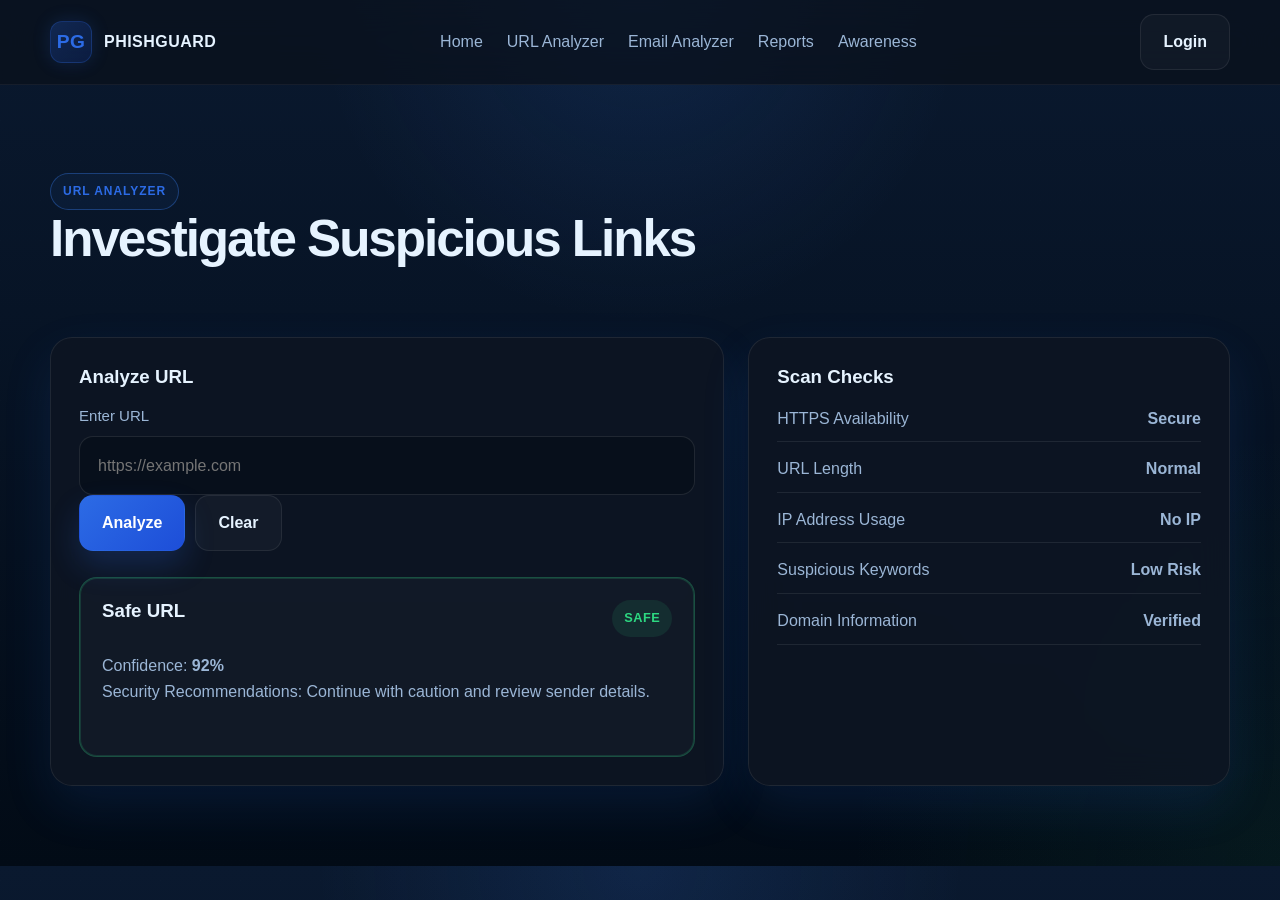
<file: url_analyzer.html>
<!DOCTYPE html>
<html lang="en">
<head>
  <meta charset="UTF-8" />
  <meta name="viewport" content="width=device-width, initial-scale=1.0" />
  <title>URL Analyzer | PhishGuard</title>
  <link rel="stylesheet" href="css/style.css" />
</head>
<body>
  <header class="site-header">
    <div class="container navbar">
      <a href="index.html" class="brand" aria-label="PhishGuard home">
        <span class="brand-mark">PG</span>
        <span>PHISHGUARD</span>
      </a>

      <nav class="nav-links" aria-label="Main navigation">
        <a href="index.html">Home</a>
        <a href="url_analyzer.html">URL Analyzer</a>
        <a href="email_analyzer.html">Email Analyzer</a>
        <a href="reports.html">Reports</a>
        <a href="awareness.html">Awareness</a>
      </nav>

      <div class="nav-actions">
        <a href="login.html" class="btn btn-ghost">Login</a>
        <button class="mobile-toggle" aria-label="Toggle navigation">☰</button>
      </div>
    </div>
  </header>

  <main class="page-shell">
    <div class="container">
      <div class="page-header">
        <span class="eyebrow">URL Analyzer</span>
        <h1>Investigate Suspicious Links</h1>
      </div>

      <div class="two-col">
        <article class="dashboard-card glass">
          <h3>Analyze URL</h3>
          <form id="analyzerForm">
            <div class="form-group">
              <label for="analyzerUrl">Enter URL</label>
              <input id="analyzerUrl" class="input" type="url" placeholder="https://example.com" required />
            </div>
            <div class="scan-input-group">
              <button type="submit" class="btn btn-primary">Analyze</button>
              <button type="button" class="btn btn-ghost" data-clear-target="analyzerUrl">Clear</button>
            </div>
          </form>

          <div id="analyzerResult" class="scan-results visible result-safe" aria-live="polite">
            <div class="result-status">
              <h3>Safe URL</h3>
              <span class="status-pill status-safe">Safe</span>
            </div>
            <p>Confidence: <strong>92%</strong></p>
            <p>Security Recommendations: Continue with caution and review sender details.</p>
          </div>
        </article>

        <article class="dashboard-card glass">
          <h3>Scan Checks</h3>
          <div class="report-list">
            <div class="list-row"><span>HTTPS Availability</span><strong>Secure</strong></div>
            <div class="list-row"><span>URL Length</span><strong>Normal</strong></div>
            <div class="list-row"><span>IP Address Usage</span><strong>No IP</strong></div>
            <div class="list-row"><span>Suspicious Keywords</span><strong>Low Risk</strong></div>
            <div class="list-row"><span>Domain Information</span><strong>Verified</strong></div>
          </div>
        </article>
      </div>
    </div>
  </main>

  <script src="js/script.js"></script>
</body>
</html>
</file>
<file: css/style.css>
:root {
  --bg-dark: #0a192f;
  --bg-darker: #020b16;
  --surface: rgba(15, 25, 44, 0.78);
  --surface-strong: rgba(10, 16, 28, 0.95);
  --card: rgba(17, 28, 45, 0.7);
  --card-strong: rgba(13, 20, 34, 0.96);
  --border: rgba(255, 255, 255, 0.09);
  --text: #e6f3ff;
  --muted: #9bb6d6;
  --cyan: #2c6be5;
  --green: #2dd881;
  --red: #ff4d4d;
  --amber: #ffc857;
  --shadow: 0 20px 50px rgba(44, 107, 229, 0.12);
}

* {
  margin: 0;
  padding: 0;
  box-sizing: border-box;
}

html {
  scroll-behavior: smooth;
}

body {
  font-family: 'Segoe UI', Tahoma, Geneva, Verdana, sans-serif;
  background:
    radial-gradient(circle at top, rgba(59, 130, 246, 0.12), transparent 30%),
    radial-gradient(circle at bottom right, rgba(45, 184, 119, 0.08), transparent 28%),
    linear-gradient(180deg, var(--bg-dark), var(--bg-darker));
  color: var(--text);
  line-height: 1.6;
  overflow-x: hidden;
}

body::before {
  content: "";
  position: fixed;
  inset: 0;
  background-image:
    linear-gradient(rgba(255,255,255,0.02) 1px, transparent 1px),
    linear-gradient(90deg, rgba(255,255,255,0.02) 1px, transparent 1px);
  background-size: 40px 40px;
  opacity: 0.35;
  pointer-events: none;
}

img {
  max-width: 100%;
  display: block;
}

a {
  color: inherit;
  text-decoration: none;
}

button,
input,
textarea,
select {
  font: inherit;
}

.container {
  width: min(1180px, calc(100% - 32px));
  margin: 0 auto;
}

.section {
  padding: 100px 0;
}

.section-header {
  text-align: center;
  margin-bottom: 40px;
}

.eyebrow {
  display: inline-block;
  padding: 8px 12px;
  border: 1px solid rgba(59, 130, 246, 0.35);
  border-radius: 999px;
  color: var(--cyan);
  background: rgba(59, 130, 246, 0.06);
  letter-spacing: 0.08em;
  text-transform: uppercase;
  font-size: 12px;
  font-weight: 700;
}

h1, h2, h3, h4 {
  line-height: 1.15;
  margin-bottom: 16px;
}

h1 {
  font-size: clamp(2.7rem, 4vw, 4.5rem);
  letter-spacing: -0.04em;
}

h2 {
  font-size: clamp(2rem, 3vw, 3rem);
  letter-spacing: -0.03em;
}

p {
  color: var(--muted);
}

.glass {
  background: var(--surface);
  border: 1px solid var(--border);
  box-shadow: var(--shadow);
  backdrop-filter: blur(18px);
  -webkit-backdrop-filter: blur(18px);
}

.site-header {
  position: sticky;
  top: 0;
  z-index: 40;
  background: rgba(10, 17, 28, 0.74);
  backdrop-filter: blur(18px);
  border-bottom: 1px solid rgba(255,255,255,0.05);
}

.navbar {
  display: flex;
  align-items: center;
  justify-content: space-between;
  min-height: 84px;
}

.brand {
  display: inline-flex;
  align-items: center;
  gap: 12px;
  font-weight: 700;
  letter-spacing: 0.03em;
}

.brand-mark {
  width: 42px;
  height: 42px;
  display: grid;
  place-items: center;
  border-radius: 12px;
  background: linear-gradient(135deg, rgba(44, 107, 229, 0.25), rgba(29, 78, 216, 0.18));
  border: 1px solid rgba(44, 107, 229, 0.25);
  box-shadow: 0 0 18px rgba(44, 107, 229, 0.18);
  color: var(--cyan);
  font-size: 1.2rem;
}

.nav-links {
  display: flex;
  align-items: center;
  gap: 24px;
  color: var(--muted);
}

.nav-links a {
  transition: color 0.25s ease;
}

.nav-links a:hover,
.nav-links a:focus-visible {
  color: var(--text);
}

.nav-actions {
  display: flex;
  gap: 14px;
  align-items: center;
}

.btn {
  display: inline-flex;
  align-items: center;
  justify-content: center;
  gap: 10px;
  padding: 14px 22px;
  border-radius: 14px;
  font-weight: 700;
  border: 1px solid transparent;
  transition: transform 0.25s ease, box-shadow 0.25s ease, border-color 0.25s ease;
  cursor: pointer;
}

.btn:hover,
.btn:focus-visible {
  transform: translateY(-2px);
}

.btn-primary {
  background: linear-gradient(135deg, var(--cyan), #1d4ed8);
  color: #ffffff;
  box-shadow: 0 15px 30px rgba(44, 107, 229, 0.22);
}

.btn-success {
  background: linear-gradient(135deg, rgba(0,255,127,0.92), rgba(0, 200, 100, 0.9));
  color: #04110b;
}

.btn-danger {
  background: linear-gradient(135deg, rgba(255,77,77,0.9), rgba(197, 34, 34, 0.9));
  color: white;
}

.btn-ghost {
  background: rgba(255,255,255,0.03);
  border-color: rgba(255,255,255,0.08);
  color: var(--text);
}

.mobile-toggle {
  display: none;
  background: transparent;
  border: 1px solid var(--border);
  color: var(--text);
  border-radius: 10px;
  width: 46px;
  height: 46px;
  font-size: 1.4rem;
}

.hero {
  padding: 80px 0 70px;
}

.hero-grid {
  display: grid;
  grid-template-columns: 1.05fr 0.95fr;
  gap: 40px;
  align-items: center;
}

.hero-copy {
  position: relative;
  z-index: 1;
}

.hero-copy p {
  font-size: 1.08rem;
  max-width: 620px;
  margin-bottom: 28px;
}

.hero-actions {
  display: flex;
  flex-wrap: wrap;
  gap: 16px;
  margin-bottom: 28px;
}

.hero-badges {
  display: flex;
  flex-wrap: wrap;
  gap: 12px;
}

.hero-badges span {
  padding: 8px 12px;
  border-radius: 999px;
  background: rgba(255,255,255,0.02);
  border: 1px solid rgba(255,255,255,0.08);
  color: var(--muted);
  font-size: 0.85rem;
}

.scan-panel {
  padding: 28px;
  border-radius: 28px;
  position: relative;
  overflow: hidden;
}

.scan-panel::before {
  content: "";
  position: absolute;
  inset: -30% 35% auto auto;
  width: 220px;
  height: 220px;
  background: radial-gradient(circle, rgba(59, 130, 246, 0.2), transparent 60%);
}

.url-scanner {
  position: relative;
  z-index: 1;
}

.scan-input-group {
  display: flex;
  gap: 10px;
  margin-bottom: 18px;
  flex-wrap: wrap;
}

.input,
.textarea,
.select {
  width: 100%;
  border: 1px solid rgba(255,255,255,0.1);
  background: rgba(4, 14, 22, 0.55);
  color: var(--text);
  padding: 16px 18px;
  border-radius: 14px;
  outline: none;
  transition: border-color 0.25s ease, box-shadow 0.25s ease;
}

.input:focus,
.textarea:focus,
.select:focus {
  border-color: rgba(59, 130, 246, 0.6);
  box-shadow: 0 0 0 3px rgba(59, 130, 246, 0.12);
}

.scan-results {
  margin-top: 26px;
  border-radius: 18px;
  padding: 22px;
  background: rgba(255,255,255,0.025);
  border: 1px solid rgba(255,255,255,0.08);
  min-height: 180px;
  display: none;
}

.scan-results.visible {
  display: block;
}

.result-safe {
  border-color: rgba(45, 184, 119, 0.35);
  box-shadow: inset 0 0 0 1px rgba(45, 184, 119, 0.2);
}

.result-malicious {
  border-color: rgba(255, 77, 77, 0.35);
  box-shadow: inset 0 0 0 1px rgba(255, 77, 77, 0.2);
}

.result-status {
  display: flex;
  align-items: center;
  justify-content: space-between;
  gap: 12px;
  margin-bottom: 16px;
}

.status-pill {
  display: inline-flex;
  align-items: center;
  justify-content: center;
  padding: 8px 12px;
  border-radius: 999px;
  font-size: 0.8rem;
  font-weight: 700;
  letter-spacing: 0.04em;
  text-transform: uppercase;
}

.status-safe {
  background: rgba(45, 184, 119, 0.12);
  color: var(--green);
}

.status-malicious {
  background: rgba(255, 77, 77, 0.12);
  color: var(--red);
}

.metrics-grid {
  display: grid;
  grid-template-columns: repeat(2, minmax(0, 1fr));
  gap: 14px;
  margin-top: 14px;
}

.metric-box {
  padding: 12px 14px;
  border-radius: 12px;
  background: rgba(255,255,255,0.025);
  border: 1px solid rgba(255,255,255,0.08);
}

.metric-box small {
  display: block;
  margin-bottom: 4px;
  color: var(--muted);
}

.metric-box strong {
  font-size: 1.2rem;
}

.stats-grid,
.cards-grid,
.auth-grid,
.dash-grid,
.two-col,
.features-grid,
.report-grid,
.awareness-grid,
.contact-grid,
.admin-grid {
  display: grid;
  gap: 24px;
}

.stats-grid {
  grid-template-columns: repeat(3, minmax(0, 1fr));
}

.stat-card,
.info-card,
.feature-card,
.report-card,
.impact-card,
.dashboard-card,
.contact-card,
.admin-card {
  padding: 28px;
  border-radius: 22px;
  background: rgba(14, 22, 35, 0.9);
  border: 1px solid rgba(255,255,255,0.08);
  box-shadow: var(--shadow);
  transition: transform 0.25s ease, border-color 0.25s ease;
}

.stat-card:hover,
.feature-card:hover,
.report-card:hover,
.dashboard-card:hover,
.contact-card:hover,
.admin-card:hover {
  transform: translateY(-4px);
  border-color: rgba(59, 130, 246, 0.3);
}

.stat-icon {
  width: 58px;
  height: 58px;
  display: grid;
  place-items: center;
  border-radius: 16px;
  margin-bottom: 18px;
  font-size: 1.4rem;
  color: var(--cyan);
  background: rgba(59, 130, 246, 0.08);
  border: 1px solid rgba(59, 130, 246, 0.18);
}

.stat-number {
  font-size: clamp(2rem, 3vw, 2.7rem);
  font-weight: 800;
  margin-bottom: 6px;
}

.how-it-works {
  padding-top: 10px;
}

.cards-grid {
  grid-template-columns: repeat(3, minmax(0, 1fr));
}

.step-card {
  position: relative;
  overflow: hidden;
}

.step-badge {
  width: 52px;
  height: 52px;
  border-radius: 50%;
  display: grid;
  place-items: center;
  font-weight: 800;
  background: linear-gradient(135deg, var(--cyan), rgba(45, 184, 119, 0.45));
  color: #ffffff;
  margin-bottom: 18px;
}

.site-footer {
  padding: 30px 0 24px;
  border-top: 1px solid rgba(255,255,255,0.08);
  background: rgba(5, 13, 20, 0.8);
}

.footer-grid {
  display: grid;
  grid-template-columns: 1.3fr 0.8fr 0.9fr 0.9fr;
  gap: 24px;
  padding-bottom: 20px;
}

.footer-links {
  list-style: none;
  display: grid;
  gap: 10px;
  color: var(--muted);
}

.socials {
  display: flex;
  gap: 12px;
  margin-top: 16px;
}

.socials a {
  width: 40px;
  height: 40px;
  border-radius: 10px;
  display: grid;
  place-items: center;
  border: 1px solid rgba(255,255,255,0.08);
  background: rgba(255,255,255,0.02);
}

.auth-shell {
  min-height: 100vh;
  display: grid;
  place-items: center;
  padding: 60px 0;
}

.auth-box {
  width: min(520px, calc(100% - 28px));
  padding: 32px;
  border-radius: 28px;
}

.auth-header {
  margin-bottom: 26px;
}

.auth-form {
  display: grid;
  gap: 18px;
}

.form-row {
  display: grid;
  gap: 18px;
  grid-template-columns: repeat(2, minmax(0, 1fr));
}

.form-group {
  display: grid;
  gap: 8px;
}

.form-group label {
  font-size: 0.94rem;
  color: var(--muted);
}

.password-meter {
  height: 10px;
  border-radius: 999px;
  background: rgba(255,255,255,0.06);
  overflow: hidden;
  margin-top: 4px;
}

.password-meter-bar {
  display: block;
  height: 100%;
  width: 0;
  background: linear-gradient(90deg, var(--red), var(--amber), var(--green));
  border-radius: inherit;
  transition: width 0.25s ease;
}

.inline-links {
  display: flex;
  justify-content: space-between;
  gap: 16px;
  flex-wrap: wrap;
  color: var(--muted);
  font-size: 0.92rem;
}

.notice {
  padding: 12px 14px;
  border-radius: 12px;
  font-size: 0.96rem;
  display: none;
  margin-top: 8px;
}

.notice.show {
  display: block;
}

.notice.success {
  background: rgba(45, 184, 119, 0.08);
  color: var(--green);
  border: 1px solid rgba(45, 184, 119, 0.2);
}

.notice.error {
  background: rgba(255, 77, 77, 0.08);
  color: var(--red);
  border: 1px solid rgba(255, 77, 77, 0.2);
}

.dashboard-shell,
.page-shell {
  padding: 48px 0 80px;
}

.page-header {
  padding: 40px 0 24px;
}

.page-intro {
  display: flex;
  justify-content: space-between;
  align-items: end;
  gap: 24px;
  margin-bottom: 26px;
}

.dash-grid {
  grid-template-columns: repeat(4, minmax(0, 1fr));
  margin-bottom: 26px;
}

.dashboard-card {
  min-height: 170px;
}

.card-label {
  color: var(--muted);
  font-size: 0.82rem;
  letter-spacing: 0.08em;
  text-transform: uppercase;
}

.card-value {
  font-size: clamp(1.8rem, 2.6vw, 2.5rem);
  font-weight: 800;
  margin: 10px 0;
}

.card-trend {
  color: var(--green);
  font-weight: 600;
}

.table-wrap {
  overflow-x: auto;
  border-radius: 18px;
  border: 1px solid rgba(255,255,255,0.08);
}

.table {
  width: 100%;
  border-collapse: collapse;
  min-width: 700px;
}

.table th,
.table td {
  text-align: left;
  padding: 16px 18px;
  border-bottom: 1px solid rgba(255,255,255,0.08);
}

.table th {
  color: var(--muted);
  font-size: 0.85rem;
  text-transform: uppercase;
  letter-spacing: 0.08em;
}

.badge {
  display: inline-flex;
  align-items: center;
  padding: 7px 10px;
  border-radius: 999px;
  font-size: 0.72rem;
  font-weight: 700;
  text-transform: uppercase;
  letter-spacing: 0.05em;
}

.badge-safe {
  background: rgba(45, 184, 119, 0.12);
  color: var(--green);
}

.badge-risk {
  background: rgba(255, 77, 77, 0.12);
  color: var(--red);
}

.badge-warning {
  background: rgba(255, 200, 87, 0.12);
  color: var(--amber);
}

.two-col {
  grid-template-columns: 1.4fr 1fr;
  margin-top: 28px;
}

.features-grid,
.report-grid,
.awareness-grid,
.contact-grid,
.admin-grid {
  grid-template-columns: repeat(3, minmax(0, 1fr));
}

.feature-card,
.report-card,
.impact-card,
.contact-card,
.admin-card {
  position: relative;
  overflow: hidden;
}

.icon-box {
  width: 54px;
  height: 54px;
  display: grid;
  place-items: center;
  border-radius: 14px;
  margin-bottom: 18px;
  background: rgba(59, 130, 246, 0.08);
  color: var(--cyan);
  border: 1px solid rgba(59, 130, 246, 0.15);
}

.report-list {
  display: grid;
  gap: 14px;
  margin-top: 18px;
}

.list-row {
  display: flex;
  justify-content: space-between;
  align-items: center;
  gap: 16px;
  color: var(--muted);
  padding-bottom: 10px;
  border-bottom: 1px solid rgba(255,255,255,0.08);
}

.chart {
  margin-top: 22px;
  display: grid;
  gap: 12px;
}

.chart-bar {
  display: grid;
  grid-template-columns: 150px 1fr 60px;
  align-items: center;
  gap: 12px;
  color: var(--muted);
}

.chart-track {
  height: 12px;
  border-radius: 999px;
  background: rgba(255,255,255,0.06);
  overflow: hidden;
}

.chart-fill {
  display: block;
  height: 100%;
  border-radius: inherit;
  background: linear-gradient(90deg, var(--cyan), var(--green));
}

.contact-grid {
  grid-template-columns: 0.95fr 1.05fr;
}

.contact-form {
  display: grid;
  gap: 18px;
}

.contact-card ul {
  list-style: none;
  display: grid;
  gap: 14px;
  color: var(--muted);
  margin-top: 18px;
}

.admin-grid {
  grid-template-columns: repeat(4, minmax(0, 1fr));
}

.status-grid {
  display: grid;
  grid-template-columns: repeat(2, minmax(0, 1fr));
  gap: 15px;
  margin-top: 24px;
}

.status-box {
  padding: 18px 16px;
  border-radius: 16px;
  border: 1px solid rgba(255,255,255,0.08);
  background: rgba(255,255,255,0.02);
}

.status-box strong {
  display: block;
  font-size: 1.5rem;
  margin-top: 8px;
}

.muted {
  color: var(--muted);
}

@media (max-width: 980px) {
  .hero-grid,
  .two-col,
  .contact-grid,
  .footer-grid,
  .stats-grid,
  .cards-grid,
  .features-grid,
  .report-grid,
  .awareness-grid,
  .admin-grid,
  .dash-grid {
    grid-template-columns: 1fr 1fr;
  }

  .hero-grid,
  .two-col,
  .contact-grid,
  .footer-grid {
    grid-template-columns: 1fr;
  }

  .nav-links {
    display: none;
    position: absolute;
    top: calc(100% + 12px);
    left: 16px;
    right: 16px;
    padding: 18px;
    flex-direction: column;
    align-items: flex-start;
    background: rgba(5, 12, 20, 0.97);
    border: 1px solid rgba(255,255,255,0.08);
    border-radius: 18px;
  }

  .nav-links.open {
    display: flex;
  }

  .mobile-toggle {
    display: inline-flex;
    align-items: center;
    justify-content: center;
  }
}

@media (max-width: 680px) {
  .section {
    padding: 80px 0;
  }

  .stats-grid,
  .cards-grid,
  .features-grid,
  .report-grid,
  .awareness-grid,
  .admin-grid,
  .dash-grid,
  .form-row,
  .status-grid {
    grid-template-columns: 1fr;
  }

  .scan-input-group,
  .hero-actions,
  .nav-actions {
    flex-direction: column;
    align-items: stretch;
  }

  .btn,
  .input,
  .textarea,
  .select {
    width: 100%;
  }

  .page-intro {
    align-items: flex-start;
    flex-direction: column;
  }
}

@keyframes floatGlow {
  0%, 100% { transform: translateY(0px); }
  50% { transform: translateY(-10px); }
}

.scan-panel,
.stat-card,
.feature-card,
.report-card,
.dashboard-card,
.admin-card {
  animation: floatGlow 6s ease-in-out infinite;
}
</file>
